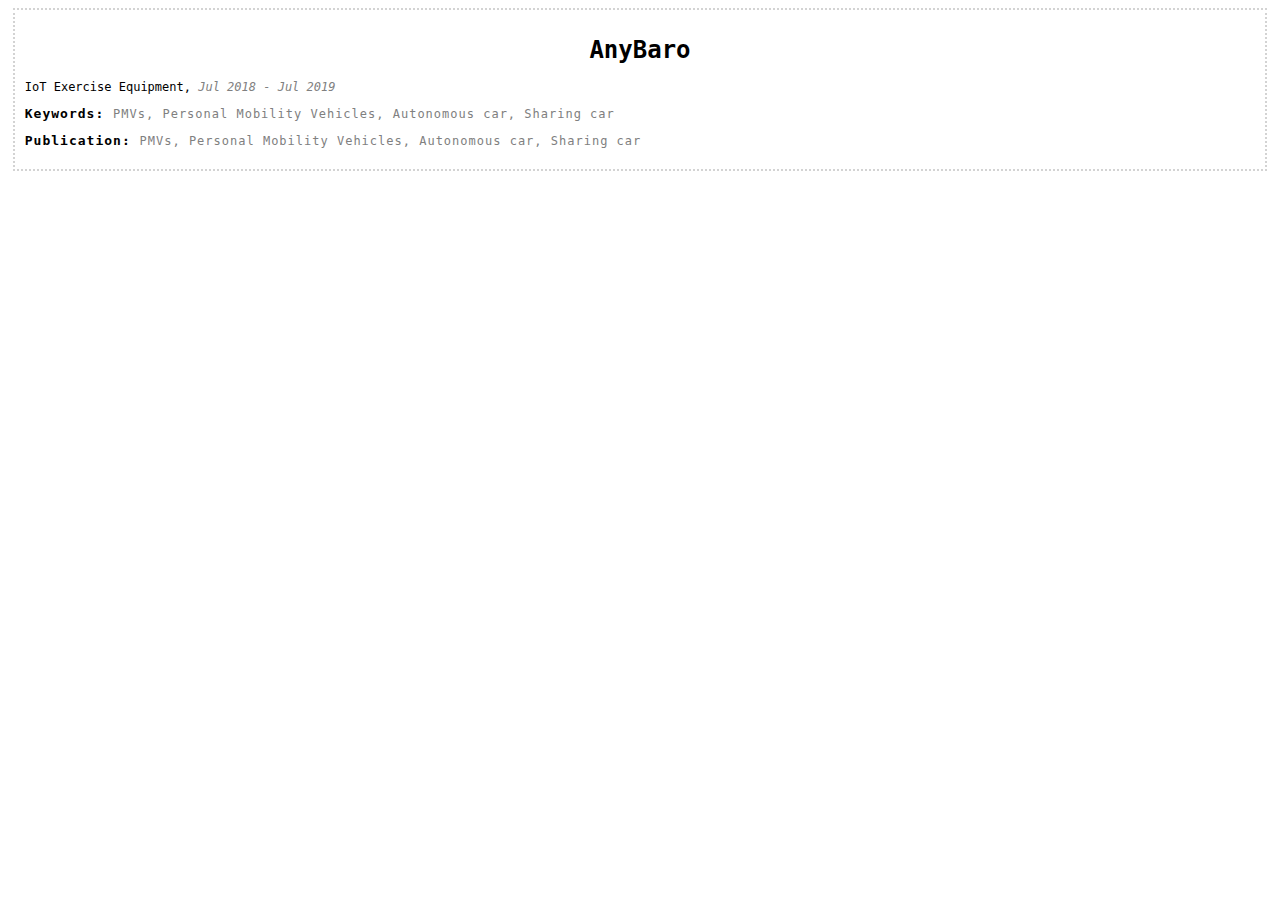
<file: AnyBaro.html>
<!doctype html>
<html>
	<meta name="viewport" content="width=device-width, initial-scale=1, user-scalable=no, maximum-scale=1.0, minimum-scale=1">

	<head>
		<meta charset="utf-8">


		<title> front page </title>
		<style type="text/css">
			body {
				background-color: ;
				margin-left: 1%;
				margin-right: 1%;
				border: 2px dotted lightgrey;
				padding : 10px 10px 10px 10px;
				font-family: Monospace;
				font-size : small;
			}

			h2{
				color: black;
				font-size : medium;
				letter-spacing : 1px;
			}
			p1{
				font-weight: bold;
			}
			p2{
				color: white;
				font-weight: bold;
				font-size : medium;
				letter-spacing : 1px;
			}


		</style>


	</head>


	<body>
		<h1> <center> AnyBaro </center> </h1>
		<p> IoT Exercise Equipment, <span style="font-style:italic; color:grey">Jul 2018 - Jul 2019</span> </p>

		<h2> Keywords: <span style="font-weight:normal; font-size:small; color:grey">PMVs, Personal Mobility Vehicles, Autonomous car, Sharing car</span> </h2>
		<p> </p>
		<h2> Publication: <span style="font-weight:normal; font-size:small; color:grey">PMVs, Personal Mobility Vehicles, Autonomous car, Sharing car</span> </h2>
	</body>


</html>
</file>
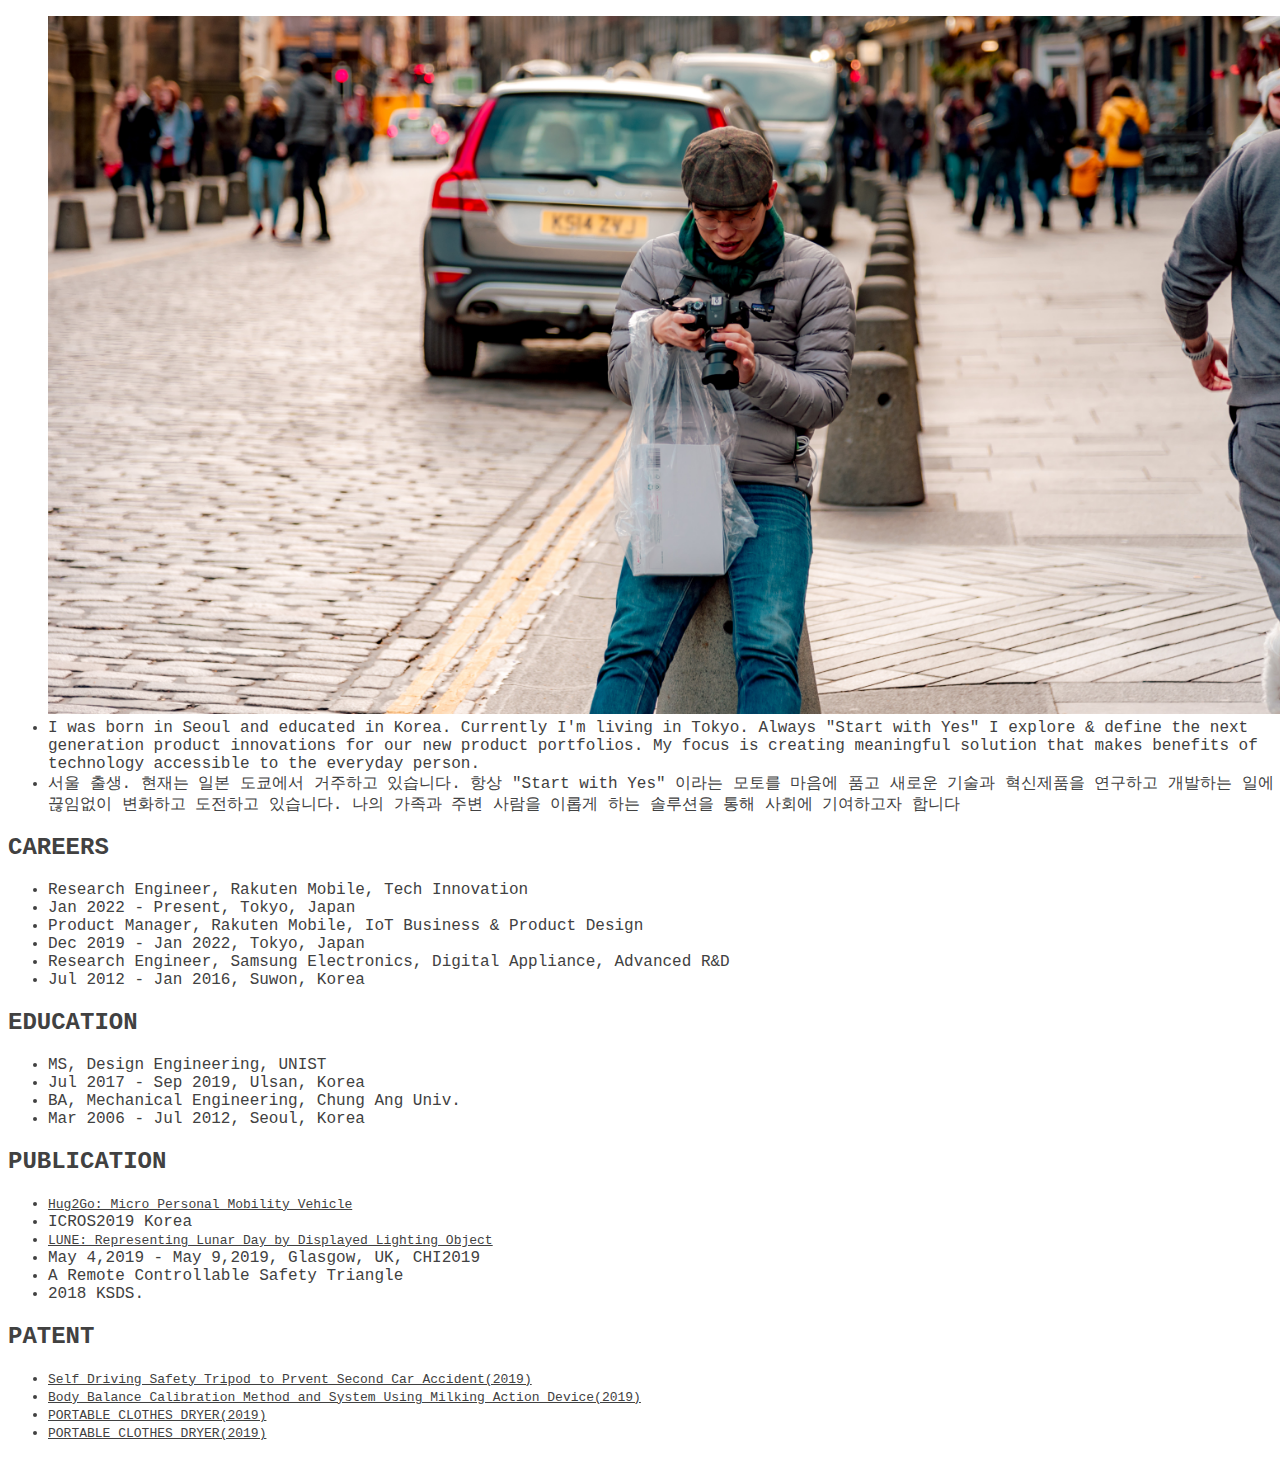
<file: experience.html>
<!DOCTYPE html>
<html lang="en">
<head>
    <meta charset="UTF-8">
    <meta name="viewport" content="width=device-width, initial-scale=1.0">
    <title>Experience</title>
    <link rel="stylesheet" href="css/style.css">
</head>
<body>
    <section class="section-experience">

        
        <ul>
            <img src="img/me.jpg" width="100%">
            <li class="li-experience-intro">
                I was born in Seoul and educated in Korea. Currently I'm living in Tokyo. Always "Start with Yes" I explore & define the next generation product innovations for our new product portfolios.
                My focus is creating meaningful solution that makes benefits of technology accessible to the everyday person.
                
                
            </li>

            <li class="li-experience-intro">
                
                서울 출생. 현재는 일본 도쿄에서 거주하고 있습니다. 항상 "Start with Yes" 이라는 모토를 마음에 품고 새로운 기술과 혁신제품을 연구하고 개발하는 일에 끊임없이 변화하고 도전하고 있습니다. 나의 가족과 주변 사람을 이롭게 하는 솔루션을 통해 사회에 기여하고자 합니다 
            </li>


        </ul>

        <h2 class="h2-title">CAREERS</h2>
        <ul>
            <li class="li-experience-position">Research Engineer, Rakuten Mobile, Tech Innovation</li>
            <li class="li-experience-period">Jan 2022 - Present, Tokyo, Japan</li>
            <li class="li-experience-position">Product Manager, Rakuten Mobile, IoT Business & Product Design</li>
            <li class="li-experience-period">Dec 2019 - Jan 2022, Tokyo, Japan</li>
            <li class="li-experience-position">Research Engineer, Samsung Electronics, Digital Appliance, Advanced R&D</li>
            <li class="li-experience-period">Jul 2012 - Jan 2016, Suwon, Korea</li>
        </ul>

   
    
        <h2 class="h2-title">EDUCATION</h2>
        <ul>
            <li class="li-experience-position">MS, Design Engineering, UNIST</li>
            <li class="li-experience-period">Jul 2017 - Sep 2019, Ulsan, Korea</li>
            <li class="li-experience-position">BA, Mechanical Engineering, Chung Ang Univ.</li>
            <li class="li-experience-period">Mar 2006 - Jul 2012, Seoul, Korea</li>

        </ul>

        <h2 class="h2-title">PUBLICATION</h2>
        <ul>
            <li class="li-experience-position"><a href="https://scholarworks.unist.ac.kr/handle/201301/27702">Hug2Go: Micro Personal Mobility Vehicle</a></li>
            <li class="li-experience-period"> ICROS2019 Korea</li>
            <li class="li-experience-position"><a href="https://dl.acm.org/doi/10.1145/3290607.3313240#:~:text=LUNE%20is%20a%20displayed%20lighting,through%20abstract%20image%20of%20moon.2">LUNE: Representing Lunar Day by Displayed Lighting Object</a></li>
            <li class="li-experience-period">May 4,2019 - May 9,2019, Glasgow, UK, CHI2019</li>
            <li class="li-experience-position">A Remote Controllable Safety Triangle</li> 
            <li class="li-experience-period">2018 KSDS.</li>

        </ul>

        <h2 class="h2-title">PATENT</h2>
        <ul>
            <li class="li-experience-position"><a href="https://patents.google.com/patent/KR102159943B1/en?q=SELF+DRIVING+SAFETY+TRIPOD+TO+PREVENT+SECOND+CAR+ACCIDENT&amp;oq=SELF+DRIVING+SAFETY+TRIPOD+TO+PREVENT+SECOND+CAR+ACCIDENT">Self Driving Safety Tripod to Prvent Second Car Accident(2019) </a></li>
            <li class="li-experience-position"><a href="https://patents.google.com/patent/KR102284350B1/en?q=BODY+BALANCE+CALIBRATION+METHOD+AND+SYSTEM+USING+MILKING+ACTION+DEVICE&amp;oq=BODY+BALANCE+CALIBRATION+METHOD+AND+SYSTEM+USING+MILKING+ACTION+DEVICE">Body Balance Calibration Method and System Using Milking Action Device(2019) </a></li>
            <li class="li-experience-position"><a href="https://patents.google.com/patent/KR20200035820A/en?q=PORTABLE+CLOTHES+DRYER&amp;inventor=%EC%9D%B4%ED%9D%AC%EC%8A%B9&amp;oq=PORTABLE+CLOTHES+DRYER+%EC%9D%B4%ED%9D%AC%EC%8A%B9">PORTABLE CLOTHES DRYER(2019)</a></li>
            <li class="li-experience-position"><a href="https://patents.google.com/patent/KR20200035820A/en?q=PORTABLE+CLOTHES+DRYER&amp;inventor=%EC%9D%B4%ED%9D%AC%EC%8A%B9&amp;oq=PORTABLE+CLOTHES+DRYER+%EC%9D%B4%ED%9D%AC%EC%8A%B9">PORTABLE CLOTHES DRYER(2019)</a></li>

        </ul>



    </section>


    
</body>
</html>
</file>
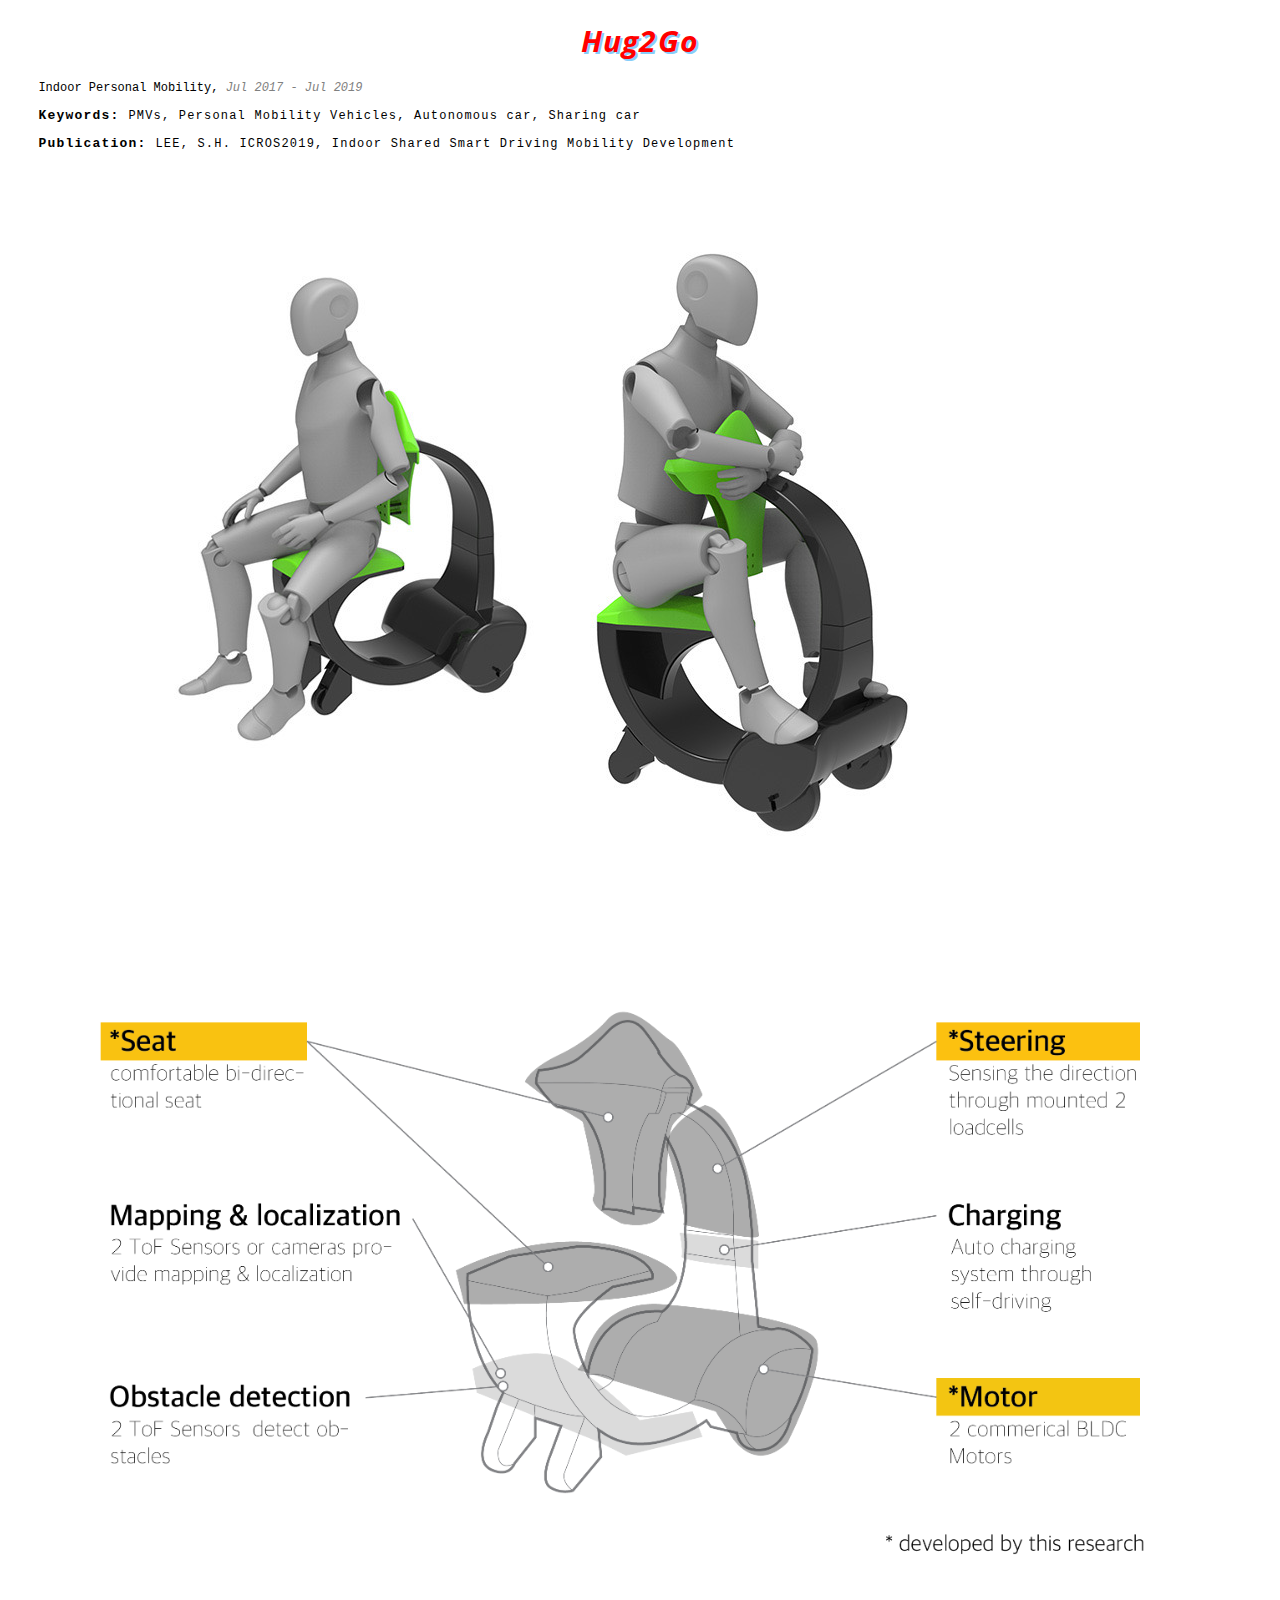
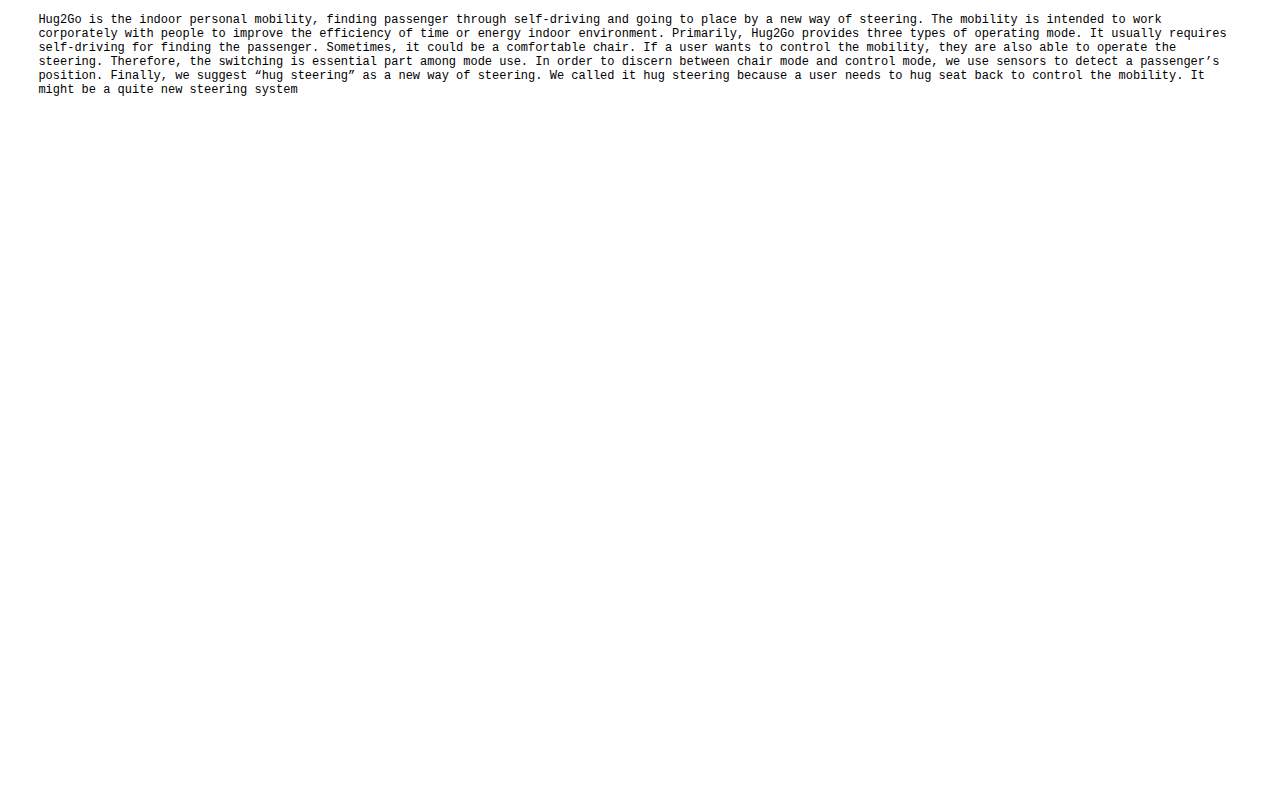
<file: Hug2Go.html>
<!doctype html>
<html>
	<meta name="viewport" content="width=device-width, initial-scale=1, user-scalable=no, maximum-scale=1.0, minimum-scale=1">

	<head>
		<meta charset="utf-8">

		<link rel="stylesheet" href="https://cdnjs.cloudflare.com/ajax/libs/font-awesome/4.7.0/css/font-awesome.min.css">
		<link href="https://fonts.googleapis.com/css?family=Open+Sans:300,300i,400,400i,600,600i,700,700i,800,800i&display=swap" rel="stylesheet">
		<link rel="stylesheet" href="style.css">

		<title> Hug2Go </title>

	</head>


	<body>
		<h1> <center> Hug2Go </center> </h1>
		<p> Indoor Personal Mobility, <span style="font-style:italic; color:grey">Jul 2017 - Jul 2019</span> </p>

		<h3> Keywords: <span style="font-weight:normal; font-size:small; color:black">PMVs, Personal Mobility Vehicles, Autonomous car, Sharing car</span> </h3>

		<h3> Publication: <span style="font-weight:normal; font-size:small; color:black">LEE, S.H. ICROS2019, Indoor Shared Smart Driving Mobility Development</span> </h3>
		<p> <img src="Hug2Go_1.jpg" style="max-width: 100%; height: auto;"> <br>
			 <img src="Hug2Go_2.png" style="max-width: 100%; height: auto;"> <br><br>
		Hug2Go is the indoor personal mobility, finding passenger through self-driving and going to place by a new way of steering. The mobility is intended to work corporately with people to improve the efficiency of time or energy indoor environment. Primarily, Hug2Go provides three types of operating mode. It usually requires self-driving for finding the passenger. Sometimes, it could be a comfortable chair. If a user wants to control the mobility, they are also able to operate the steering. Therefore, the switching is essential part among mode use. In order to discern between chair mode and control mode, we use sensors to detect a passenger’s position. Finally, we suggest “hug steering” as a new way of steering. We called it hug steering because a user needs to hug seat back to control the mobility. It might be a quite new steering system</p>
		<br><br>
		<div style="position: relative; height:0; padding-bottom: 56.25%">
			<iframe width="560" height="315" src="https://www.youtube.com/embed/q-e778AWwfs" frameborder="0" allow="accelerometer; autoplay; encrypted-media; gyroscope; picture-in-picture" allowfullscreen style="position: absolute; width:100%; height:100%;"></iframe>
		</div>


	</body>


</html>
</file>
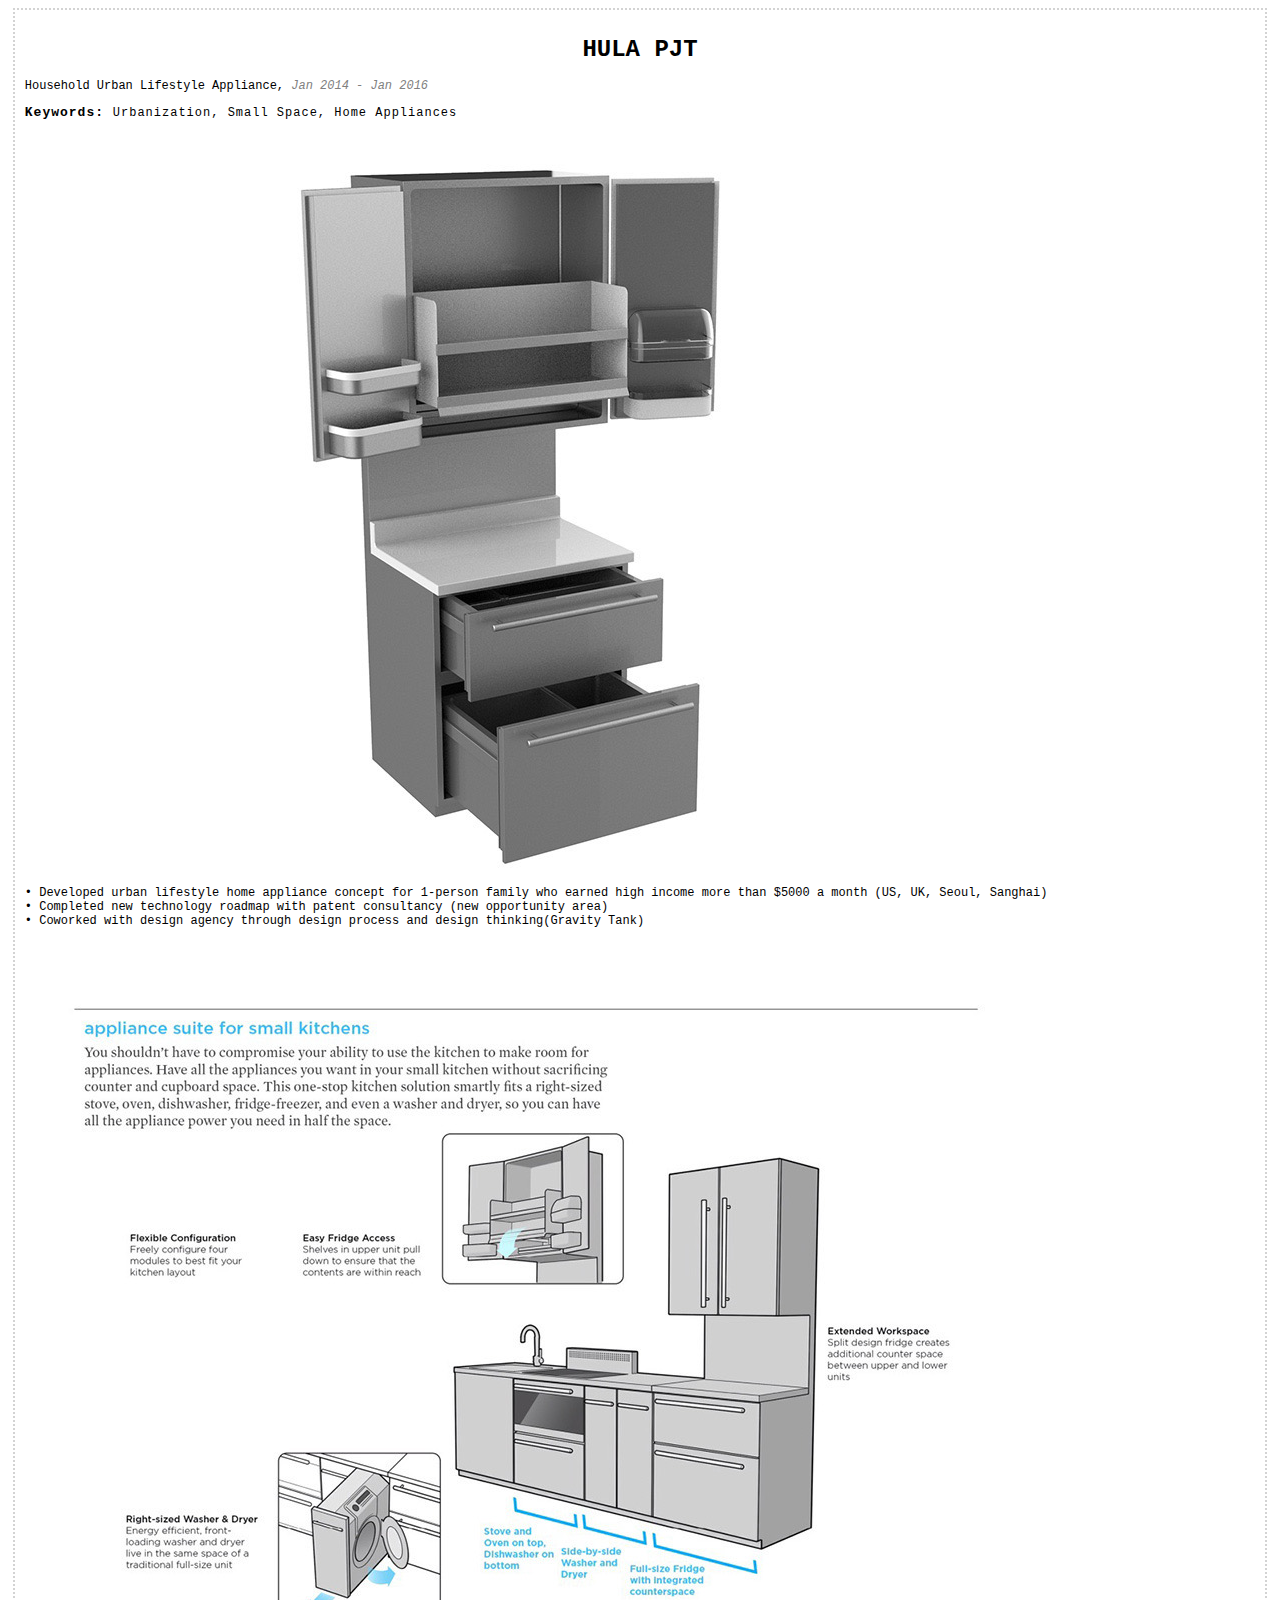
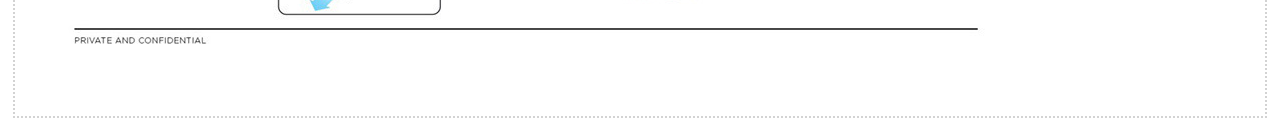
<file: HULA.html>
<!doctype html>
<html>
<meta name="viewport" content="width=device-width, initial-scale=1, user-scalable=no, maximum-scale=1.0, minimum-scale=1">

<head>
	<meta charset="utf-8">


	<title> HULA PJT </title>
	<style type="text/css">
		body {
			background-color: ;
			margin-left: 1%;
			margin-right: 1%;
			border: 2px dotted lightgrey;
			padding: 10px 10px 10px 10px;
			font-family: Monospace;
			font-size: small;
		}

		h2 {
			color: black;
			font-size: medium;
			letter-spacing: 1px;
		}

		p1 {
			font-weight: bold;
		}

		p2 {
			color: white;
			font-weight: bold;
			font-size: medium;
			letter-spacing: 1px;
		}
	</style>


</head>


<body>
	<h1>
		<center> HULA PJT </center>
	</h1>
	<p> Household Urban Lifestyle Appliance, <span style="font-style:italic; color:grey">Jan 2014 - Jan 2016</span> </p>

	<h2> Keywords: <span style="font-weight:normal; font-size:small; color:black">Urbanization, Small Space, Home Appliances</span> </h2>


	<p> <img src="HULA_1.jpg" style="max-width: 100%; height: auto;"> <br>
		• Developed urban lifestyle home appliance
		concept for 1-person family who earned high
		income more than $5000 a month (US, UK, Seoul,
		Sanghai)<br>
		• Completed new technology roadmap with
		patent consultancy (new opportunity area)<br>
		• Coworked with design agency through design
		process and design thinking(Gravity Tank)</p>

	<p> <img src="HULA_2.jpg" style="max-width: 100%; height: auto;"> <br>


</body>


</html>
</file>
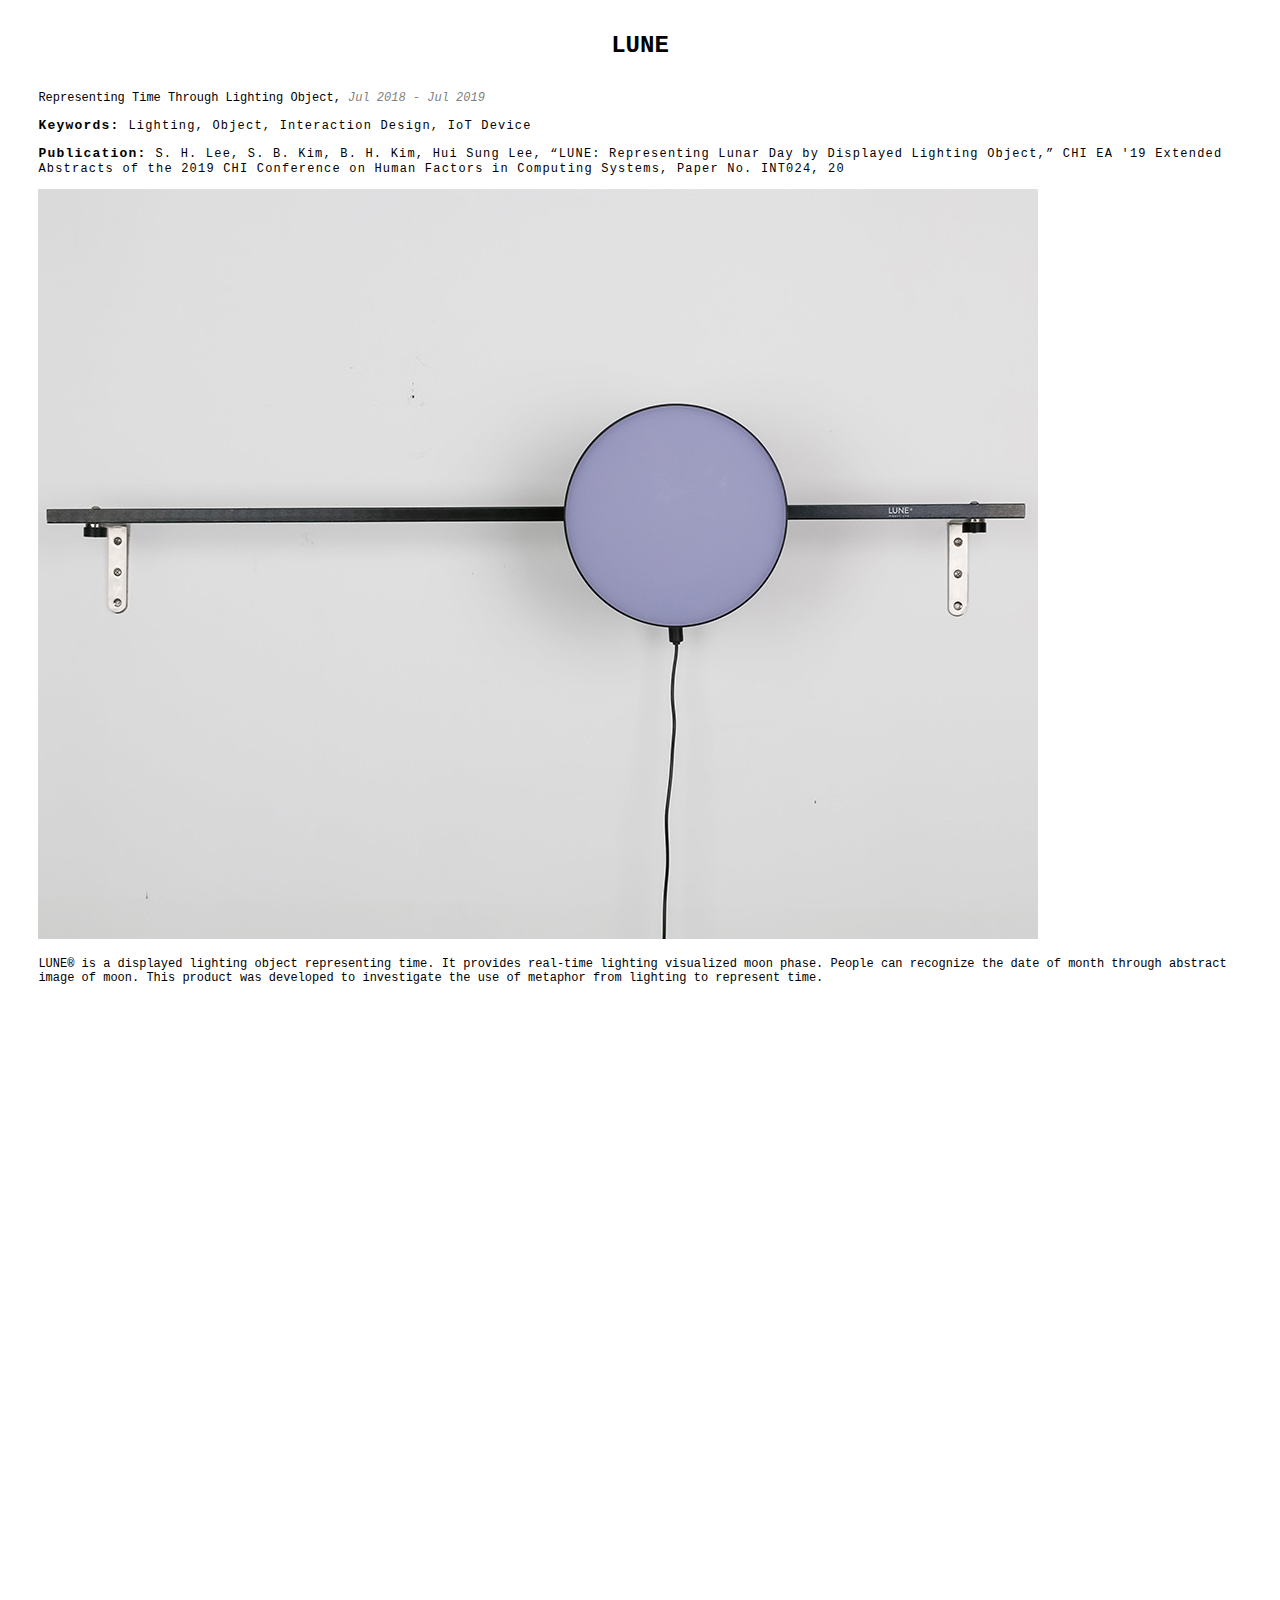
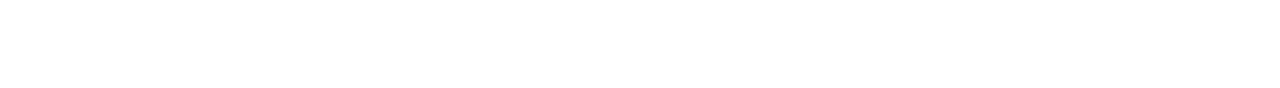
<file: LUNE.html>
<!doctype html>
<html>
	<meta name="viewport" content="width=device-width, initial-scale=1, user-scalable=no, maximum-scale=1.0, minimum-scale=1">

	<head>
		<meta charset="utf-8">

		<link rel="stylesheet" href="https://cdnjs.cloudflare.com/ajax/libs/font-awesome/4.7.0/css/font-awesome.min.css">
		<link href="https://fonts.googleapis.com/css?family=Open+Sans:300,300i,400,400i,600,600i,700,700i,800,800i&display=swap" rel="stylesheet">
		<link rel="stylesheet" href="style.css">

		<title> LUNE </title>

	</head>


	<body>
		<h4> <center> LUNE </center> </h4>
		<p> Representing Time Through Lighting Object, <span style="font-style:italic; color:grey">Jul 2018 - Jul 2019</span> </p>

		<h3> Keywords: <span style="font-weight:normal; font-size:small; color:black">Lighting, Object, Interaction Design, IoT Device</span> </h3>

		<h3> Publication: <span style="font-weight:normal; font-size:small; color:black">S. H. Lee, S. B. Kim, B. H. Kim, Hui Sung Lee, “LUNE: Representing Lunar Day by Displayed Lighting Object,” CHI EA '19 Extended
					Abstracts of the 2019 CHI Conference on Human Factors in Computing Systems, Paper No. INT024, 20</span> </h3>
		<p> <img src="LUNE_1.jpg" style="max-width: 100%; height: auto;"> <br><br>
				LUNE® is a displayed lighting object representing time. It provides real-time lighting visualized moon phase. People can recognize the date of month through abstract image of moon. This product was developed to investigate the use of metaphor from lighting to represent time.
				</p>
				<br>
				<div style="position: relative; height:0; padding-bottom: 56.25%">
					<iframe width="560" height="315" src="https://www.youtube.com/embed/UoaIyWxYPlI" frameborder="0" allow="accelerometer; autoplay; encrypted-media; gyroscope; picture-in-picture" allowfullscreen style="position: absolute; width:100%; height:100%;"></iframe>
				</div>

	</body>


</html>
</file>
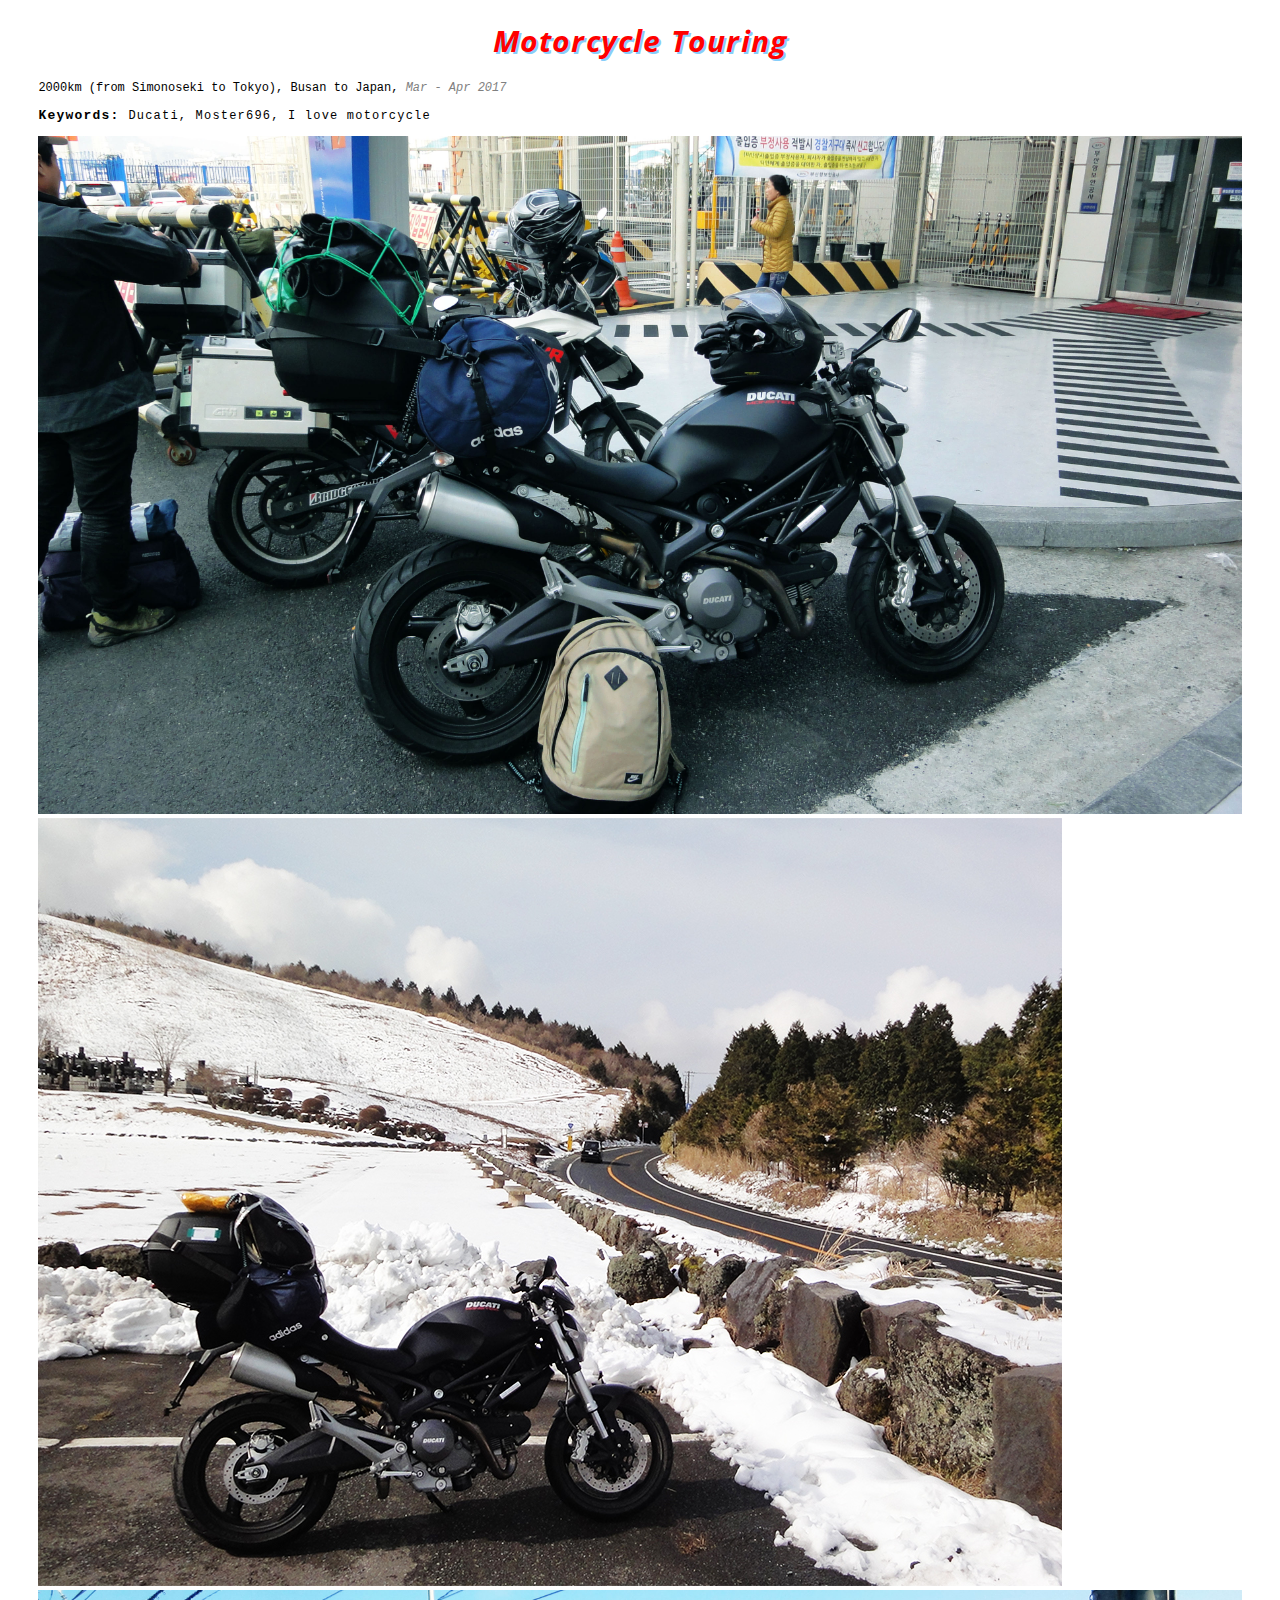
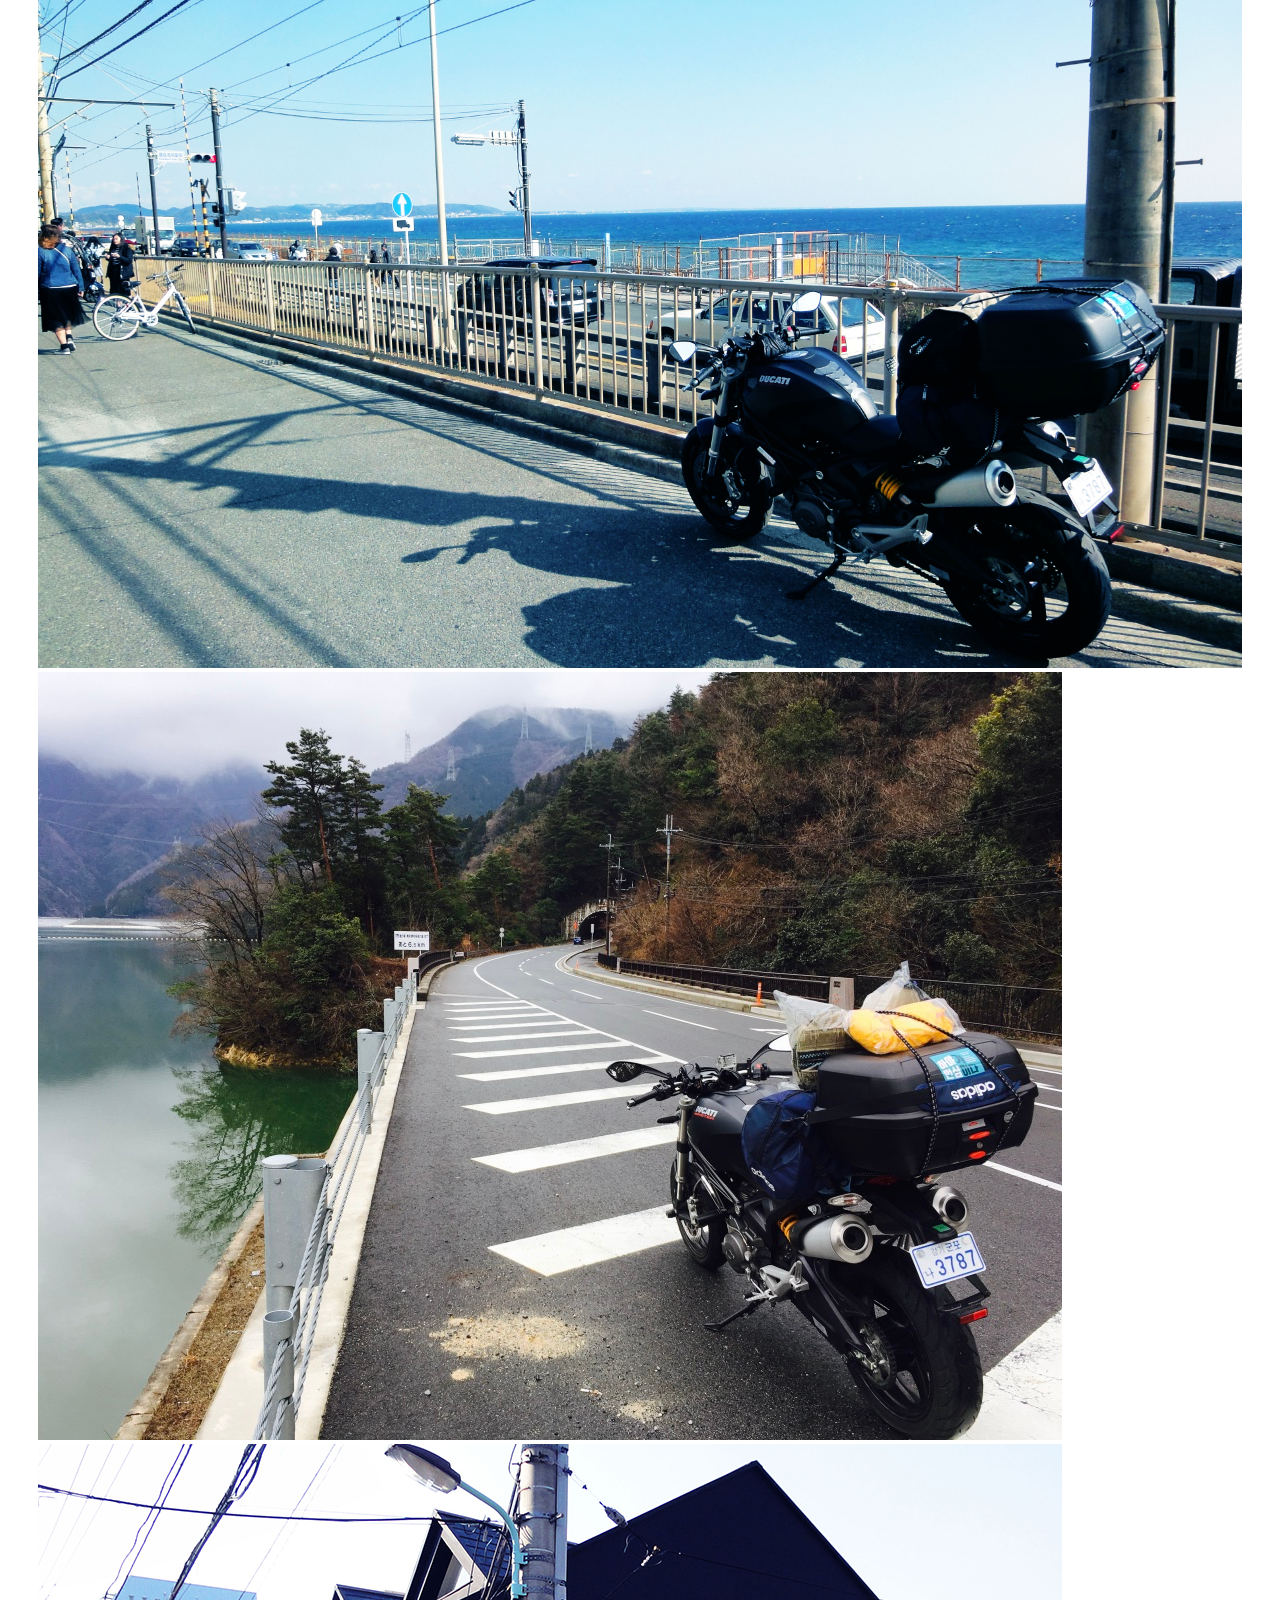
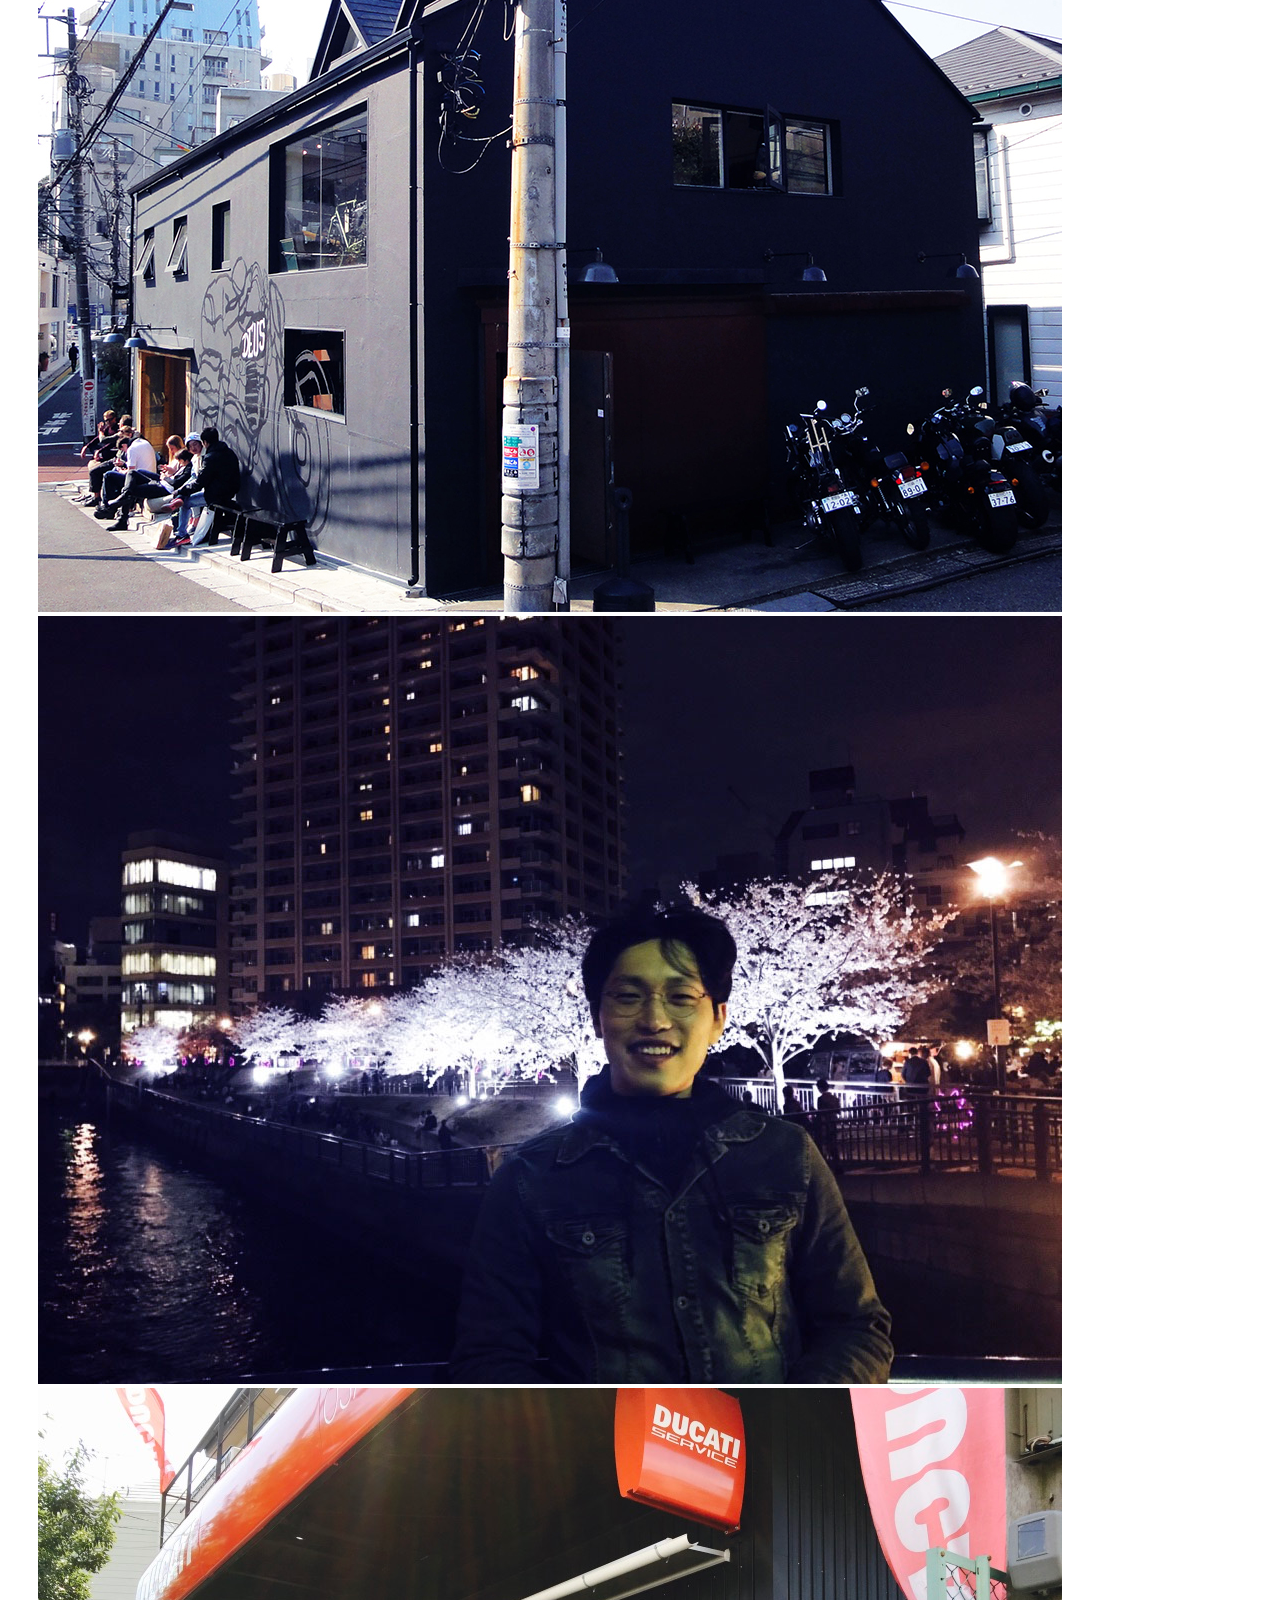
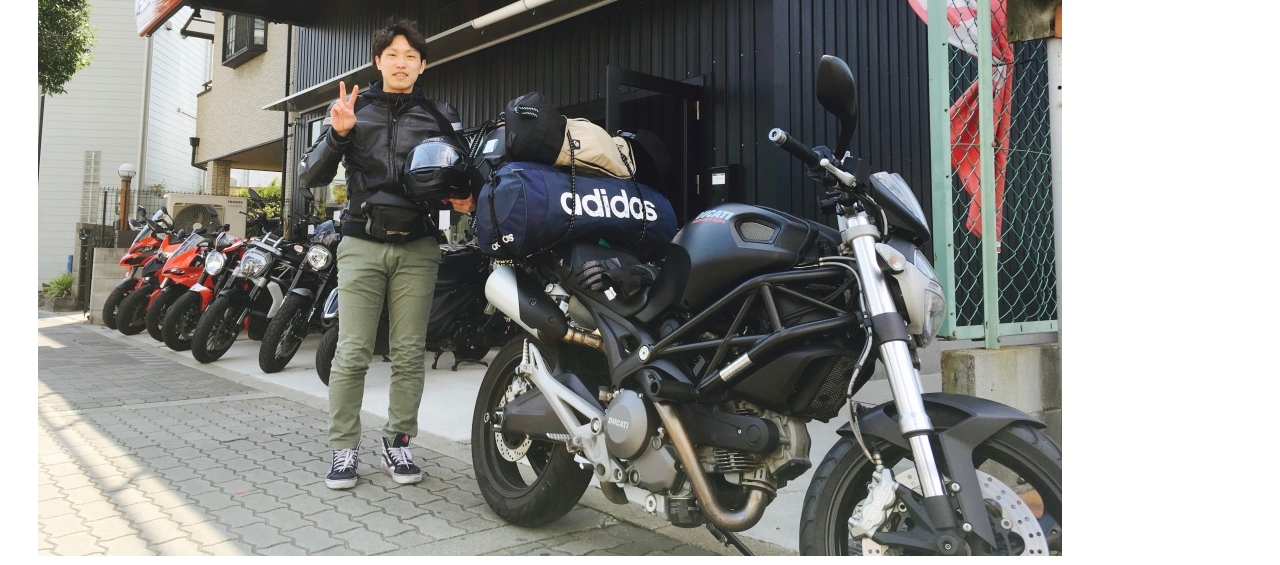
<file: Motorcycle.html>
<!doctype html>
<html>
<meta name="viewport" content="width=device-width, initial-scale=1, user-scalable=no, maximum-scale=1.0, minimum-scale=1">

<head>
	<meta charset="utf-8">

	<link rel="stylesheet" href="https://cdnjs.cloudflare.com/ajax/libs/font-awesome/4.7.0/css/font-awesome.min.css">
	<link href="https://fonts.googleapis.com/css?family=Open+Sans:300,300i,400,400i,600,600i,700,700i,800,800i&display=swap" rel="stylesheet">
	<link rel="stylesheet" href="style.css">


	<title> Motorcycle Touring </title>


</head>


<body>
	<h1>
		<center> Motorcycle Touring </center>
	</h1>
	<p> 2000km (from Simonoseki to Tokyo), Busan to Japan, <span style="font-style:italic; color:grey">Mar - Apr 2017</span> </p>

	<h3> Keywords: <span style="font-weight:normal; font-size:small; color:black">Ducati, Moster696, I love motorcycle </span> </h3>
	<p> </p>

	<p> <img src="Motor_1.jpg" style="max-width: 100%; height: auto;"><br>
		 	<img src="Motor_2.jpg" style="max-width: 100%; height: auto;"><br>
			<img src="Motor_3.jpg" style="max-width: 100%; height: auto;"><br>
			<img src="Motor_4.jpg" style="max-width: 100%; height: auto;"><br>
			<img src="Motor_5.jpg" style="max-width: 100%; height: auto;"><br>
			<img src="Motor_6.jpg" style="max-width: 100%; height: auto;"><br>
			<img src="Motor_7.jpg" style="max-width: 100%; height: auto;"><br>

	</p>



</body>


</html>
</file>
<file: css/style.css>
body{
    font-family: "Roboto Mono", monospace;
    color:rgb(65, 65, 65);
    width: 100vw;
}


p.bold{

    font-weight: 700;
    font-size: 13px;
    margin-top: 0;
    padding-top:0;


}

p{
    font-weight: 100;
    font-size: 13px;
    margin-left: 10px;
    margin-top: 0;
    padding-top:0;
  

}

p.description{
    font-weight: 100;
    font-size: 13px;
    color:rgb(120, 120, 120);
}

.container{

    display: flex;
    flex-direction: row;
    height: 100vh;
    padding: 0;
    margin:0;


}

.profile{
    margin-top:8px;
    padding-top: 0px;
    flex: 1;
    position: fixed;
    top:0;
    right:0;
    width:25vw;
    padding-left: 2vw;
    padding-right: 3vw;
}

.main{
    flex: 0;
    width:68vw;
    padding-left: 1vw;
    padding-right: 1vw;
    
}

.pjt{
  
    width: 68vw;
    display: flex;
  

}


.image{
    width: 25vw;
    font-size: 14px;
    padding-top: 0px;

}

.title{
    width: 32vw;
    font-size: 15px;
    font-weight: 700;
    
}

.year{

    width: 8vw;
    padding-left:3vw;
    font-size: 15px;
    
}

table, th, td {
    border: 1px solid black;
    border-collapse: collapse;
    
}

a {
    color: rgb(65, 65, 65);
    text-decoration: underline;
    font-size: 13px;
}
  
a:focus,
a:hover {
color: #f09228;
text-decoration: none;
}

.one {
    width: 25vw;
 
    position: relative;
}
  
.two {
    width: 25vw;
    
    position: absolute;
    transition: opacity .2s ease-in-out;
    -moz-transition: opacity .2s ease-in-out;
    -webkit-transition: opacity .2s ease-in-out;
}

model-viewer{
    width:25vw;
    height: 17vw;

    margin: auto;
}

.copyright{

    margin-bottom:5%;
}

hr{
    margin-bottom: 10px;
    /* padding:0;
    border: none;
    height: 1px;
    background: #000;
    background: repeating-linear-gradient(90deg,grey,grey 7px,transparent 7px,transparent 14px); */
}

@media (max-width: 800px) {
    .container {
        flex-direction: column;
    }

    .profile {
        order: -1; /* 오른쪽 화면을 위로 이동 */
        width:90vw;
        position:relative;
    }
    .main{
        width: 90vw;
    }
    .pjt{
        width: 90vw;
    }
    .image{
        width: 40vw;
    }
    .one{
        width: 35vw;
    }
    .two{
        width: 35vw;
    }
    .title{
        width: 40vw;
    }
    .year{
        width: 20vw;
    }
}
</file>
<file: style.css>
summary{ background-color: white;
  color: black;
  font-size: medium;
  font-weight: normal;
  letter-spacing: 1.2px;

}
summary::-webkit-details-marker {
  display: none
}
summary:hover {
  color: yellow;
  background-color: green;
}

/*social media button*/
.fa {
  padding: 5px;
  font-size: 15px;
  width: 15px;
  text-align: center;
  text-decoration: none;
  margin: 1px 1px;
  border-radius: 60%;
}

.fa:link {
  color: white !important;
  text-decoration: none;
}

.fa:hover {
  opacity: 0.5;
}

.fa-instagram {
  background: lightgrey
    /*#125688*/
  ;
  color: white;
}

.fa-linkedin {
  background: lightgrey
    /*#007bb5*/
  ;
  color: white;
}

.fa-google {
  background: lightgrey
    /*#dd4b39*/
  ;
  color: white;
}

/*link address option*/
a:link {
  color: black;
  text-decoration: underline;
}

a:visited {
  color: black;
  text-decoration: none;
}

a:hover {
  color: yellow;
  background-color: black;
  text-decoration: underline;
}

body {
  background-color: white;
  margin-left: 3%;
  margin-right: 3%;
	margin-top: auto;
	margin-bottom: auto;
  /* border: 2px dotted lightgrey;
	border-radius: 15px;
  padding: 10px 10px 10px 10px; */
  font-family: monospace; /*'Open Sans', sans-serif;*/
  font-size: small;
  font-weight: normal;
  /* letter-spacing: 0.7px; */
}

h1 {

  font-family:'open sans',sans-serif;
  font-style: italic;
  font-weight: bold;
  letter-spacing: 1.2px;
  background-color: white;
  color: red;
	text-shadow: 2px 2px #87CEFA;
}

h2 {
  color: white;
  font-size: medium;
  font-weight: 700;
  letter-spacing: 1.2px;
}

h3 {
  color: black;
  font-size: medium;
  font-weight: 700;
  letter-spacing: 1.2px;
}

h4{
  font-size: 200%;
  font-weight: bold;
}

p1 {
  font-weight: bold;
}

p2 {
  color: black;
  font-weight:normal;
  font-size: medium;
  letter-spacing: 1.2px;
}
</file>
